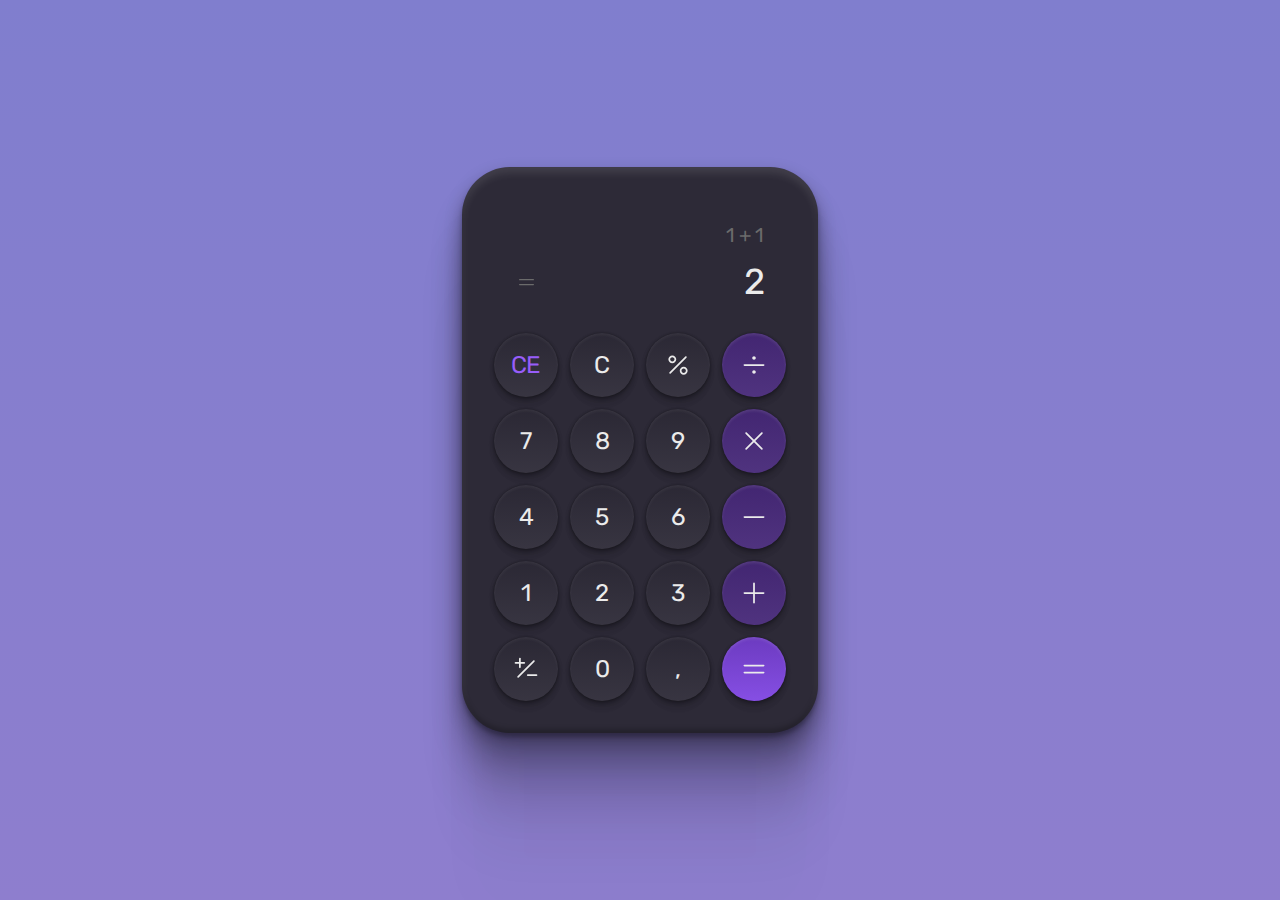
<file: 05 - calculator/index.html>
<!DOCTYPE html>
<html lang="pt-br">
  <head>
    <link rel="preconnect" href="https://fonts.googleapis.com" />
    <link rel="preconnect" href="https://fonts.gstatic.com" crossorigin />
    <link
      href="https://fonts.googleapis.com/css2?family=Rubik&display=swap"
      rel="stylesheet"
    />

    <meta charset="UTF-8" />
    <meta http-equiv="X-UA-Compatible" content="IE=edge" />
    <meta name="viewport" content="width=device-width, initial-scale=1.0" />
    <title>Calculadora</title>
    <link rel="stylesheet" href="style.css" />
  </head>
  <body>
    <div id="calculator">
      <div id="display">
        <div id="last-calc">1 + 1</div>
        <div id="result">
          <img src="./assets/equals.svg" alt="sinal de igual" />
          <span>2</span>
        </div>
      </div>
      <div id="keyboard">
        <button class="secondary">CE</button>
        <button>C</button>
        <button>
          <img src="./assets/percent.svg" alt="Percent" />
        </button>
        <button class="tertiary">
          <img src="./assets/divide.svg" alt="Divide" />
        </button>
        <button>7</button>
        <button>8</button>
        <button>9</button>
        <button class="tertiary">
          <img src="./assets/x.svg" alt="Multiplication" />
        </button>
        <button>4</button>
        <button>5</button>
        <button>6</button>
        <button class="tertiary">
          <img src="./assets/minus.svg" alt="Minus" />
        </button>
        <button>1</button>
        <button>2</button>
        <button>3</button>
        <button class="tertiary">
          <img src="./assets/plus.svg" alt="Plus" />
        </button>
        <button>
          <img src="./assets/plusminus.svg" alt="PlusMinus" />
        </button>
        <button>0</button>
        <button>,</button>
        <button class="quartiary">
            <img src="./assets/result.svg" alt="Equals" />
          </button>
      </div>
    </div>
  </body>
</html>
</file>
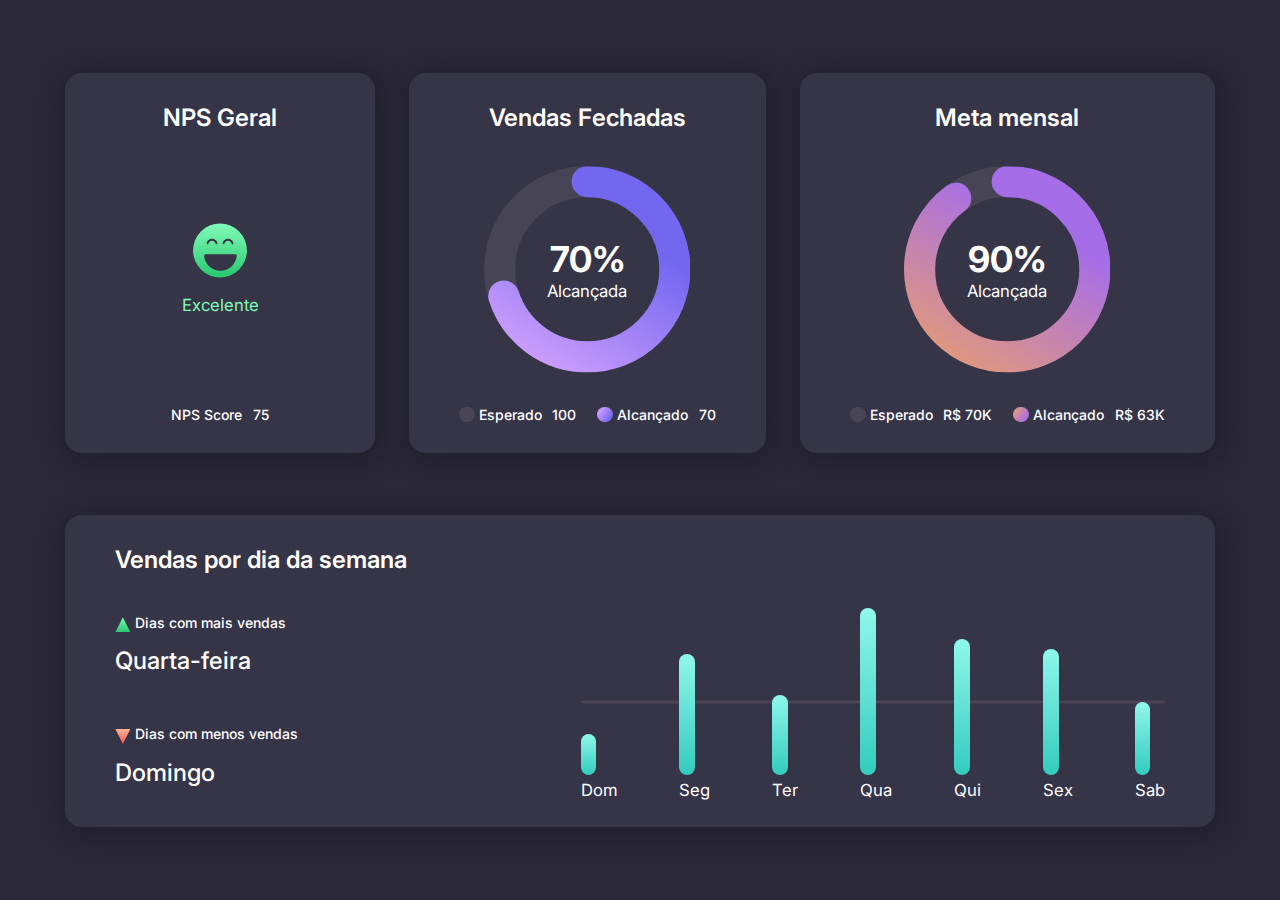
<file: 08 - dashboard/index.html>
<!DOCTYPE html>
<html lang="en">
  <head>
    <link rel="preconnect" href="https://fonts.googleapis.com" />
    <link rel="preconnect" href="https://fonts.gstatic.com" crossorigin />
    <link
      href="https://fonts.googleapis.com/css2?family=Inter:wght@400;500;700&display=swap"
      rel="stylesheet"
    />

    <meta charset="UTF-8" />
    <meta http-equiv="X-UA-Compatible" content="IE=edge" />
    <meta name="viewport" content="width=device-width, initial-scale=1.0" />
    <title>Dashboard</title>
    <link rel="stylesheet" href="./style.css" />
  </head>
  <body>
    <main id="app" class="grid">

      <div class="box nps grid">
        <div class="top text-center">NPS Geral</div>
        <div class="middle grid">
          <img src="./assets/smile.svg" alt="Bolinha verde" />
          Excelente
        </div>
        <div class="bottom">
          <span>NPS Score</span>
          <span>75</span>
        </div>
      </div>

      <div class="box sell grid">
        <div class="top text-center">Vendas Fechadas</div>
        <div class="middle">


          <svg viewBox="0 0 232 232"
          style="--percentage: 70"> <!-- Eixo x e y, largura e altura -->
            <circle 
            cx="50%" cy="50%" 
            r="98.5"
            opacity="0.1"
            stroke="#D9D9D9"            
            />
            <circle 
            cx="50%" cy="50%" 
            r="98.5"
            stroke=url(#paint0_linear_201_85)          
            />
            <defs>
              <linearGradient id="paint0_linear_201_85" x1="-9" y1="82" x2="145" y2="178" gradientUnits="userSpaceOnUse">
              <stop stop-color="#CE9FFC"/>
              <stop offset="1" stop-color="#7367F0"/>
              </linearGradient>
              </defs>
            </svg>

            <div class="content">
              <h3>70%</h3>
              <p>Alcançada</p>
            </div>
          
        </div>
        <div class="bottom">
          <div class="item">
            <span>Esperado</span>
            <span>100</span>
          </div>
          <div class="item">
            <span
              style="--bg-color:linear-gradient(121.94deg, #CE9FFC 15.98%, #7367F0 82.85%);">
              Alcançado</span>
            <span>70</span>
          </div>


        </div>
      </div>

      <div class="box target grid">
        <div class="top text-center">Meta mensal</div>
        <div class="middle">

          <svg viewBox="0 0 232 232"
          style="--percentage: 90"> <!-- Eixo x e y, largura e altura -->
            <circle 
            cx="50%" cy="50%" 
            r="98.5"
            opacity="0.1"
            stroke="#D9D9D9"            
            />
            <circle 
            cx="50%" cy="50%" 
            r="98.5"
            stroke=url(#paint0_linear_201_104)          
            />
            <defs>
              <linearGradient id="paint0_linear_201_104" x1="1.97421e-07" y1="82" x2="154" y2="178" gradientUnits="userSpaceOnUse">
                <stop stop-color="#DF9780"/>
                <stop offset="1" stop-color="#A66DE9"/>
                </linearGradient>
              </defs>
            </svg>
          
            <div class="content">
              <h3>90%</h3>
              <p>Alcançada</p>
            </div>

        </div>
        <div class="bottom">
          <div class="item">
            <span>Esperado</span>
            <span>R$ 70K</span>
          </div>
          <div class="item">
            <span
            style="--bg-color:linear-gradient(121.94deg, #DF9780 15.98%, #A66DE9 82.85%);"
            >Alcançado</span>
            <span>R$ 63K</span>
          </div>

      </div>
    </div>


      <div class="box weekly-sell grid">
        <div class="top">Vendas por dia da semana</div>
      

      <div class="wrapper">
      <div class="left grid">
        <div class="most-sell grid">
           <span>Dias com mais vendas</span>
           Quarta-feira
        </div>

        <div class="less-sell grid">
          <span>Dias com menos vendas</span>
          Domingo

        </div>
      </div>
      <div class="right">
        <div class="bars">

          <div class="bar-wrapper">
            <div class="bar" style="--height: 3.9rem"></div>
            <span>Dom</span>
          </div>
          <div class="bar-wrapper">
            <div class="bar" style="--height: 11.5rem"></div>
            <span>Seg</span>
          </div>
          <div class="bar-wrapper">
            <div class="bar" style="--height: 7.6rem"></div>
            <span>Ter</span>
          </div>
          <div class="bar-wrapper">
            <div class="bar" style="--height: 15.9rem"></div>
            <span>Qua</span>
          </div>
          <div class="bar-wrapper">
            <div class="bar" style="--height: 12.9rem"></div>
            <span>Qui</span>
          </div>
          <div class="bar-wrapper">
            <div class="bar" style="--height: 12rem"></div>
            <span>Sex</span>
          </div>
          <div class="bar-wrapper">
            <div class="bar" style="--height: 6.9rem"></div>
            <span>Sab</span>
          </div>

        </div>

      </div>
    </div>
    </div>
    </main>
  </body>
</html>
</file>
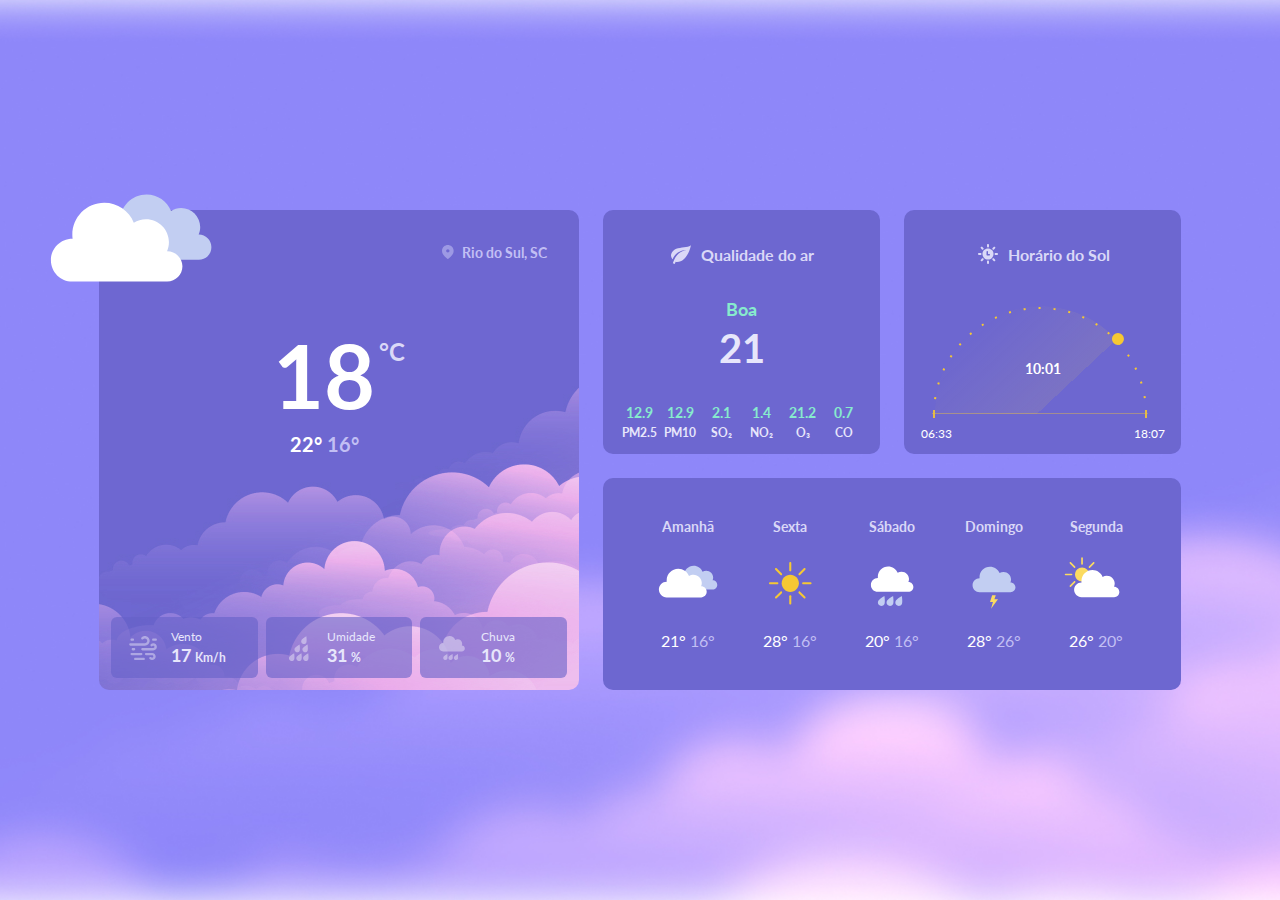
<file: 10 - climate/index.html>
<!DOCTYPE html>
<html lang="en">
  <head>
    <link rel="preconnect" href="https://fonts.googleapis.com" />
    <link rel="preconnect" href="https://fonts.gstatic.com" crossorigin />
    <link
      href="https://fonts.googleapis.com/css2?family=Lato:wght@400;700&display=swap"
      rel="stylesheet"
    />

    <meta charset="UTF-8" />
    <meta http-equiv="X-UA-Compatible" content="IE=edge" />
    <meta name="viewport" content="width=device-width, initial-scale=1.0" />
    <title>Página de clima</title>
    <link rel="stylesheet" href="./style.css" />
  </head>
  <body>
    <main>
      <section class="temperature-now">
        <div class="location">
          <img src="./assets/pin.svg" alt="ponto localização" />
          <strong>Rio do Sul, SC</strong>
        </div>

        <div class="temp">
          <div class="number">
            18
            <div class="maxmin">22° <span>16° </span></div>
          </div>
          <div class="celsius">°C</div>
        </div>
        <div class="statistics">
          <div class="stats">
            <img src="./assets/temp-wind.svg" alt="Ícone de vento" />
            <div class="info">
              <p>Vento</p>
              <h5>17 <span>Km/h</span></h5>
            </div>
          </div>
          <div class="stats">
            <img src="./assets/temp-moisture.svg" alt="Ícone de umidade" />

            <div class="info">
              <p>Umidade</p>
              <h5>31 <span>%</span></h5>
            </div>
          </div>
          <div class="stats">
            <img src="./assets/temp-rain.svg" alt="Ícone de chuva" />

            <div class="info">
              <p>Chuva</p>
              <h5>10 <span>%</span></h5>
            </div>
          </div>
        </div>
      </section>

      <section class="air-quality">
        <h2 class="title">
          <img src="./assets/leaf.svg" alt="Ícone de folha de árvore" />
          Qualidade do ar
        </h2>

        <p class="good">Boa</p>
        <p class="number">21</p>

        <div class="info">
          <div class="number">
            <p>12.9</p>
            <small>PM2.5</small>
          </div>

          <div class="number">
            <p>12.9</p>
            <small>PM10</small>
          </div>

          <div class="number">
            <p>2.1</p>
            <small>SO₂</small>
          </div>

          <div class="number">
            <p>1.4</p>
            <small>NO₂</small>
          </div>

          <div class="number">
            <p>21.2</p>
            <small>O₃</small>
          </div>

          <div class="number">
            <p>0.7</p>
            <small>CO</small>
          </div>
        </div>
      </section>

      <section class="sun-time">
        <h2 class="title">
          <img src="./assets/sun-time.svg" alt="Ícone do sol com relógio" />
          Horário do Sol
        </h2>

        <div class="sun-chart-wrapper">
          <div class="sun-chart">
            <div class="chart">
              <img src="./assets/sun-chart.svg" alt="Imagem do gráfico" />
            </div>
            <time class="now">10:01</time>
          </div>
        </div>
        <div class="time">
          <time class="sunrise">06:33</time>
          <time class="sunset">18:07</time>
        </div>
      </section>

      <section class="week-weather">

        <div class="day">
          <h4 class="title">Amanhã</h4>
          <img src="./assets/weather-clouds.svg" alt="" />
          <p class="maxmin">21° <span>16°</span></p>
        </div>

        <div class="day">
          <h4 class="title">Sexta</h4>
          <img src="./assets/weather-sun.svg" alt="" />
          <p class="maxmin">28° <span>16°</span></p>
        </div>

        <div class="day">
          <h4 class="title">Sábado</h4>
          <img src="./assets/weather-rain.svg" alt="" />
          <p class="maxmin">20° <span>16°</span></p>
        </div>

        <div class="day">
          <h4 class="title">Domingo</h4>
          <img src="./assets/weather-storm.svg" alt="" />
          <p class="maxmin">28° <span>26°</span></p>
        </div>

        <div class="day">
          <h4 class="title">Segunda</h4>
          <img src="./assets/weather-cloudy.svg" alt="" />
          <p class="maxmin">26° <span>20°</span></p>
        </div>
      </section>
    </main>
  </body>
</html>
</file>
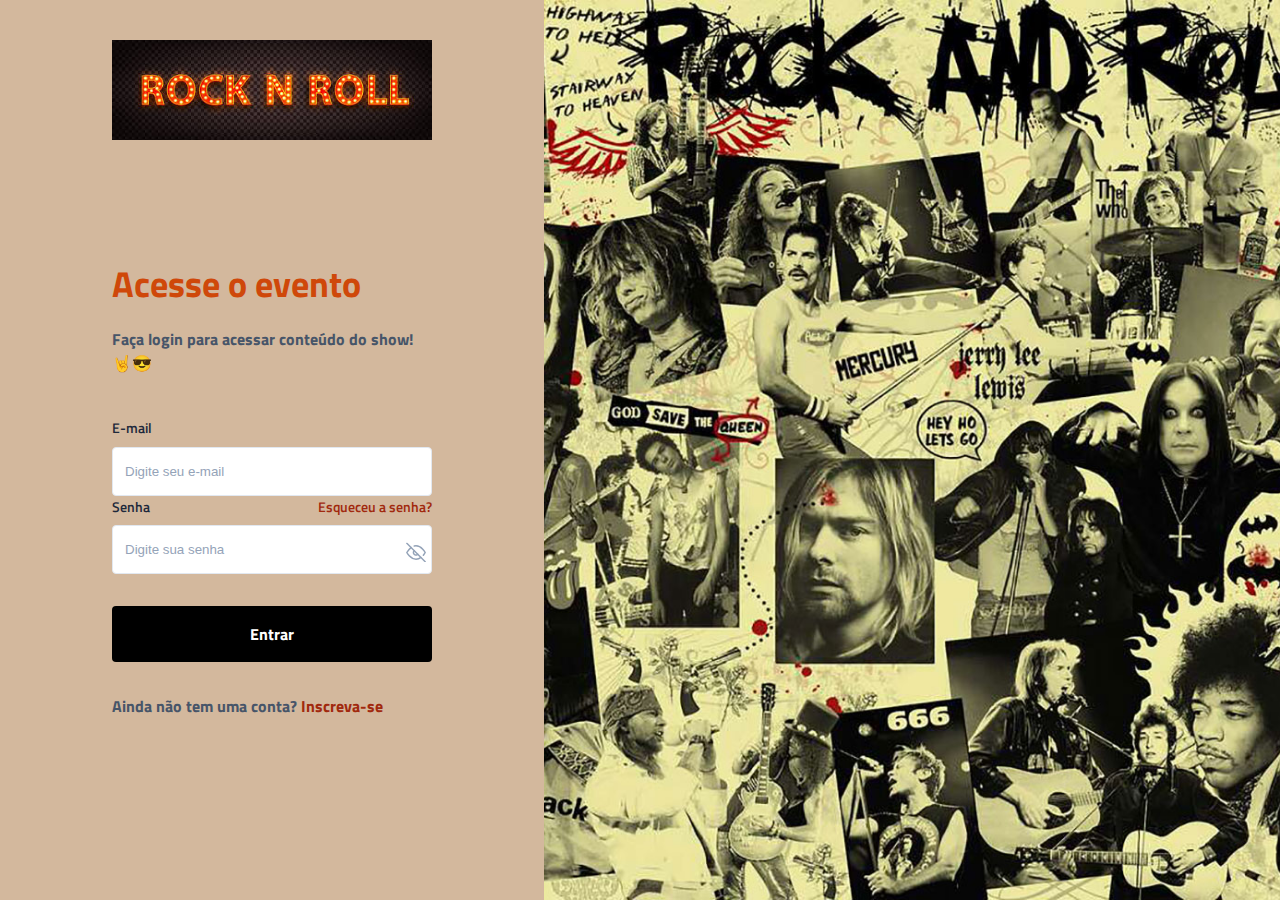
<file: 11 - login/index.html>
<!DOCTYPE html>
<html lang="en">
  <head>
    <link rel="preconnect" href="https://fonts.googleapis.com" />
    <link rel="preconnect" href="https://fonts.gstatic.com" crossorigin />
    <link
      href="https://fonts.googleapis.com/css2?family=Titillium+Web:wght@400;600;700&display=swap"
      rel="stylesheet"
    />

    <meta charset="UTF-8" />
    <meta http-equiv="X-UA-Compatible" content="IE=edge" />
    <meta name="viewport" content="width=device-width, initial-scale=1.0" />
    <title>Tela de acesso</title>
    <link rel="stylesheet" href="./style.css" />
  </head>

  <body>
    <div id="page" class="flex">
      <!-- Classe utilitaria -->

      <div>
        <header>
          <img src="./assets/logo.jpg" alt="" />
        </header>

        <main>
          <div class="headline">
            <h1>Acesse o evento</h1>
            <p>Faça login para acessar conteúdo do show! 🤘😎</p>
          </div>

          <form>
            <div class="input-wrapepr">
              <label for="">E-mail</label>
              <input
                id="email"
                type="email"
                name="email"
                required
                placeholder="Digite seu e-mail"
              />
            </div>

            <div class="input-wrapper">
              <div class="label-wrapper flex">
                <label for="">Senha</label>
                <a href="a">Esqueceu a senha?</a>
              </div>
              <input
                type="password"
                id="senha"
                placeholder="Digite sua senha"
              />
              <!-- id serve para quando clicar no id e ir para o campo da senha -->

              <img
                onclick="togglePassword()"
                class="eye hide"
                src="./assets/eye.svg"
                alt=""
              />
              <img
                onclick="togglePassword()"
                class="eye"
                src="./assets/eye-off.svg"
                alt=""
              />
            </div>

            <button type="submit">Entrar</button>

            <div class="create-account">
              Ainda não tem uma conta?
              <a href="">Inscreva-se</a>
            </div>
          </form>
        </main>
      </div>

      <img src="./assets/img.jpg" alt="Figura lateral da página" />
    </div>

    <script>
      function togglePassword() {
        document
          .querySelectorAll(
            ".eye"
          ) /* procura no documento onde tiver a palavra eye */
          .forEach((eye) =>
            eye.classList.toggle("hide")
          ); /* função toggle executa se tiver o hide na classe eye retira senão coloca */

        const type =
          senha.getAttribute("type") == "password" ? "text" : "password";
        senha.setAttribute("type", type);
      }
      /* senha.getAttribute do tipo type é igual password? se sim recebe text
: se não for então o password será colocado no na várial type*/
    </script>
  </body>
</html>
</file>
<file: 05 - calculator/style.css>
* {
    margin: 0;
    padding: 0;
    box-sizing: border-box;
    -webkit-font-smoothing: antialiased;
    -moz-osx-font-smoothing: grayscale;
  }
  
  body {
    height: 100vh;
    width: 100vw;
    background: linear-gradient(180deg, #807ece 0%, #8e7ece 100%);
  
    display: grid;
    place-content: center;
  }
  
  body * {
    font-family: "Rubik";
    letter-spacing: -0.02em;
  }
  
  #calculator {
    background: #2d2a37;
  
    box-shadow: 0px 4px 4px rgba(0, 0, 0, 0.25),
      0px 188px 52px rgba(0, 0, 0, 0.01), 0px 120px 48px rgba(0, 0, 0, 0.04),
      0px 68px 41px rgba(0, 0, 0, 0.15), 0px 30px 30px rgba(0, 0, 0, 0.26),
      0px 8px 17px rgba(0, 0, 0, 0.29), inset 0px 6px 8px rgba(255, 255, 255, 0.1),
      inset 0px -4px 5px rgba(0, 0, 0, 0.22);
  
    border-radius: 48px;
  }
  
  #display {
    margin-top: 54px;
    padding-inline: 54px;
  }
  
  #last-calc {
    text-align: right;
    font-size: 20px;
    line-height: 140%;
    color: #6b6b6b;
  }
  
  #result {
    margin-top: 8px;
    display: flex;
    justify-content: space-between;
  }
  
  #result span {
    font-size: 36px;
    line-height: 140%;
    color: #ebebeb;
  }
  
  #keyboard {
    padding: 26px 32px 32px;
  
    display: grid;
    grid-template-columns: repeat(4, 1fr);
    gap: 12px;
  }
  
  button {
    border: 0;
    width: 64px;
    height: 64px;
  
    background: linear-gradient(
        180deg,
        rgba(0, 0, 0, 0.05) 0%,
        rgba(255, 255, 255, 0.05) 100%
      ),
      #2d2a37;
  
    box-shadow: 0px 11px 7px rgba(0, 0, 0, 0.01), 0px 7px 7px rgba(0, 0, 0, 0.04),
      0px 4px 6px rgba(0, 0, 0, 0.1), 0px 2px 4px rgba(0, 0, 0, 0.26),
      0px 0px 2px rgba(0, 0, 0, 0.29), inset 0px 2px 3px rgba(255, 255, 255, 0.06);
  
    border-radius: 999px;
  
    font-size: 24px;
    line-height: 28px;
    color: #ebebeb;
  
    display: flex;
    align-items: center;
    justify-content: center;
  }
  
  .secondary {
    color: #975dfa;
  }
  
  .tertiary {
    background: linear-gradient(
        180deg,
        rgba(0, 0, 0, 0.05) 0.01%,
        rgba(255, 255, 255, 0.05) 100%
      ),
      #462878;
    box-shadow: 0px 11px 7px rgba(0, 0, 0, 0.01), 0px 7px 7px rgba(0, 0, 0, 0.04),
      0px 4px 6px rgba(0, 0, 0, 0.1), 0px 2px 4px rgba(0, 0, 0, 0.26),
      0px 0px 2px rgba(0, 0, 0, 0.29), inset 0px 2px 3px rgba(255, 255, 255, 0.1);
  }
  
  .quartiary {
    background: linear-gradient(180deg, rgba(0, 0, 0, 0.15) 0%, rgba(255, 255, 255, 0.05) 100%), #7F45E2;
  box-shadow: 0px 11px 7px rgba(0, 0, 0, 0.01), 0px 7px 7px rgba(0, 0, 0, 0.04), 0px 4px 6px rgba(0, 0, 0, 0.1), 0px 2px 4px rgba(0, 0, 0, 0.26), 0px 0px 2px rgba(0, 0, 0, 0.29), inset 0px 2px 3px rgba(255, 255, 255, 0.1);
  }
</file>
<file: 08 - dashboard/style.css>
* {
  margin: 0;
  padding: 0;
  box-sizing: border-box;
  -webkit-font-smoothing: antialiased;
  -moz-osx-font-smoothing: grayscale;
}

:root {
  font-size: 65.5%; /* 1 rem equivale a 10 px */
}

body {
  font-size: 1.6rem; /* 16 px */
  font-family: "Inter";
  background-color: #292738;
}

.grid {
  display: grid;
}


.text-center {
  text-align: center;
}

.box {
  padding: 2.9rem 4.8rem;

  background: #363447;
  box-shadow: 0.3rem 0.4rem 2.6rem rgba(0, 0, 0, 0.25);
  border-radius: 1.6rem;
  color: white;

  gap: 3.2rem;
}

#app {
 /*  grid-template-columns: 29.6rem max-content max-content;
  grid-template-rows: max-content; */
  column-gap: 3.2rem;
  row-gap: 5.9rem;
 

  width: fit-content;
  height: fit-content;
  min-height: 100vh;

  margin: auto;  

  padding: 3.2rem;
  place-content: center;
}

.box:nth-child(4) {
  /* grid-column: 1/4; */
}

.top {
  font-weight: 600;
  font-size: 24px;
 }

.middle {
  display: grid;
  place-content: center;
  position: relative;
}

.middle .content {
  position: absolute;
  top: 50%;
  left: 50%;
  transform: translate(-50%,-50%);
  text-align: center;
}

.content h3 {
  font-size: 3.4rem;
}


.bottom {
  display: flex;
  gap: 2rem;
  justify-content: center;
  margin-top: auto;
  font-weight: 500;
  font-size: 14px;
 }

 .bottom .item {
  display: flex;
  gap: 1rem;
  align-items: center;
 }

 .bottom .item span:nth-child(1) {
  display: flex;
  align-items: center;
  gap: 0.4rem;
 }

 .bottom .item span {
  --bg-color: #4a4556;
 }

.bottom .item span:nth-child(1)::before {
  content: "";
  width: 1.5rem;
  height: 1.5rem;
  display: block;
  background: var(--bg-color);
  border-radius: 999px

}

.nps {
     gap: 3.2rem;
}

.nps .middle {
  height: 19.7rem;
  place-content: center;
  justify-items: center;
  gap: 1.6rem;
  color: #81fbb8;
}

.nps .bottom {
     gap: 1rem;
}


svg {
  --percentage: 0;
  width: 19.7rem;
  height: 19.7rem;
  transform: rotate(-90deg);
}

svg circle {
  stroke-dasharray: 618;
  stroke-dashoffset: 618;
  stroke-width: 35;
  fill: none;
  }

  svg circle:nth-child(1) {
    stroke-dashoffset: 0;
  }

  svg circle:nth-child(2) {
    stroke-dashoffset: calc(618 - (618 * var(--percentage) /100));
    stroke-linecap: round; /* Não é funcional pois confunde ao passar de 95% */


    animation: progress 1s ease-in-out backwards;

  }


  @keyframes progress {
    0% {
      stroke-dasharray: 618;
      stroke-dashoffset: 618;
    }
  }
 

  .weekly-sell {
    gap: 3.2rem;
  }

  .weekly-sell .wrapper {
    display: flex;
    flex-direction: column;
    gap: 3.2rem ;
  }

  .weekly-sell .left {
    gap: 3.2rem;
    grid-auto-flow: column;
  }

  .weekly-sell .left,
  .weekly-sell .right {
    flex: 1;
  }

  .left .grid {
    gap: .8rem;
    font-weight: 500;
    font-size: 24px;
  }

  .left .grid span {
    font-size: 14px;
    align-items: center;
    display: flex;
    gap: .4rem
    ;
  }

  .left .grid span::before {
    content: "";
    width: 15px;
    height: 15px;
    background: linear-gradient(180deg, #81FBB8 0%, #28C76F 100%);
    display: block;
    clip-path: polygon(50% 0%, 0% 100%, 100% 100%);
     }

  .left .most-sell span::before {
    background: linear-gradient(180deg, #81FBB8 0%, #28C76F 100%);
    margin-top: 0.4rem;
  }

  .left .less-sell span::before {
    background: linear-gradient(180deg, #EA5455 0%, #FEB692 100%);
    transform: matrix(1, 0, 0, -1, 0, 0);
    margin-top: 0.6rem;
  }

 .bars {
  display: flex;
  gap: calc(3vw + 1rem);
  align-items: flex-end;
  position: relative;

 }

 .bars::before {
  content: "";
  display: block;
  height: .3rem;
  width: 100%;
  background: #4A4556;
  border-radius: 999px;
  position: absolute;
  top: 50%;
  transform: translateY(-50%);
  z-index: 0;
 }

 .bar-wrapper {
  display: grid;
  grid-template-rows: 15.9rem 1.6rem;
  justify-content: center;
  gap: .5rem;
  z-index: 1;
 }

 .bar {
  width: 1.5rem;
  background: linear-gradient(180deg, #90F7EC 0%, #32CCBC 100%);
  border-radius: 999px;

  height: var(--height);
  align-self: end;
  animation: up 1.4s;
 }

 @keyframes up {
  0% {
    height: 0;
  }
 }

 @media (min-width: 1200px) {
  #app {
     grid-template-columns: 29.6rem max-content max-content;
     grid-template-rows: max-content;
        }
   
   .box:nth-child(4) {
     grid-column: 1/4;
   }

   .weekly-sell .wrapper {
    flex-direction: row;
  }

  .weekly-sell .left {
    grid-auto-flow: initial;
  }

  .bars {
    gap: 5.9rem;
  }

 }
</file>
<file: 10 - climate/style.css>
* {
  margin: 0;
  padding: 0;
  box-sizing: border-box;
  -webkit-font-smoothing: antialiased;
  -moz-osx-font-smoothing: grayscale;
}

:root {
  font-size: 62.5%;
  font-family: "Lato", sans-serif;
}

body {
  font-size: 1.6rem;
}

main {
  background: url(./assets/bg.jpg) no-repeat center/cover;
  min-height: 100vh;

  display: grid;
  place-content: center;

  padding: 6.4rem;
  gap: 2.4rem;
}

section {
  background: #6d67d0;
  backdrop-filter: blur(1rem);
  border-radius: 1rem;
}

.temperature-now {
  background: url(./assets/bg-temp-now.jpg);
  
  position: relative;

  display: grid; /* pegar tudo que tem dentro do temperature-now e coloca em linha */
  grid-template-rows: max-content 1fr max-content;
}

.temperature-now::before {
  content: "";
  width: 17.6rem;
  height: 17.6rem;
  background: url(./assets/clouds.svg) no-repeat;

  position: absolute;
  top: -5.6rem;
  left: -5.6rem;
}

.location {
  justify-self: end;
  padding: 3.2rem 3.2rem 0;
  display: flex;
  align-items: center; /* Disponível assim que aplica o flex */
  gap: 0.4rem;
}

.location strong {
  font-size: 1.4rem;
  color: #c2bff4;
}

.temp {
  margin: 6rem;

  font-weight: 700;

  display: flex;
  justify-content: center;
  gap: 0.4rem;
}

.temp .number {
  text-align: center;
  font-size: 8.8rem;
  color: white;

  display: flex;
  flex-direction: column;
  gap: 0.4rem;
}

.temp .number .maxmin {
  font-size: 2rem;
}

.temp .number .maxmin span {
  color: #c2bff4;
}

.celsius {
  font-size: 2.4rem;
  color: #dad8f7;

  margin-top: 1.5rem;
}

.statistics {
  padding: 1.2rem;

  display: flex;
  gap: 0.8rem;
}

.stats {
  flex: 1;

  padding: 1.2rem 1.6rem;
  background: rgba(102, 96, 200, 0.6);
  border-radius: 0.6rem;

  display: flex;
  align-items: center;
  gap: 1.2rem;
}

.stats .info {
  color: #E7E6FB;
}

.stats .info h5 span,
.stats .info p {
  font-size: 1.2rem;
}

.stats .info h5 {
  font-size: 1.8rem;

  display: flex;
  align-items: baseline;
  gap: 0.4rem;
}

.air-quality {
  font-weight: 700;

  text-align: center;
  display: grid;
}

h2.title {
  font-size: 1.6rem;
  color: #DAD8F7;

  display: flex;
  align-items: center;
  justify-content: center;
  gap: 0.8rem; /* gap é liberado no display flex ou grid */

  margin-top: 3.2rem;
}


.air-quality .good {
  margin-top: 3.2rem;

  font-size: 1.8rem;
  color: #87ebcd;
}

.air-quality > .number {
  margin-top: 0.4rem;
  font-size: 4rem;

  color: #E7E6FB;
}

.air-quality .info {
  display: flex;
  align-items: center;

  margin-top: 3.2rem;
  padding: 0 1.6rem 1.6rem;
}

.air-quality .info .number {
  flex: 1;
}

.air-quality .info p {
  color: #87EBCD;
  font-size: 1.4rem;
}

.air-quality .info small {
  font-size: 1.2rem;
  color: #E7E6FB;
}


/* sun time */


.sun-chart-wrapper {
  margin-top: 4rem;
  height: 11rem;

}

.sun-chart {
  --pos-x: 75;
  margin: auto;
  width: 21.6rem;
  height: 21.6rem;
  
  position: relative;
}

.sun-chart::before {
  content: "";
  width: 1.2rem;
  height: 1.2rem;
  position: absolute;
  background: #F6C833;
  border-radius: 50%;

  top: 50%;
  left: 50%;
  margin: -0.6rem;

  transform: rotate(calc(1deg * (((100 - var(--pos-x))/ -100) * 180))) translate(10.6rem);
}

.chart {
  width: 21.6rem;
  height: 10.8rem;
  overflow: hidden;
}

.chart::before {
  content: "";
  width: 21rem;
  height: 21rem;

  display: block;

  border-radius: 50%;

  background: linear-gradient(180deg, rgba(251, 219, 96, 0.2) 0%, rgba(251, 219, 96, 0) 101.89%);

  --mask: linear-gradient(0deg, white 50%, transparent 0%);
  mask: var(--mask);
  -webkit-mask: var(--mask);

  /* mask espera uma imagem - linear-gradient traz uma imagem */

  rotate: calc(1.825deg * var(--pos-x));
}


.chart img {
  position: absolute;
  top: 0;
  left: -1%;
}

time.now {
  position: absolute;

  top: 25%;
  left: 50%;
  transform: translate(-50%);

  color: white;
  font-size: 1.4rem;
  font-weight: 700;
}

.time {
  font-size: 1.2rem;
  color: white;

  display: flex;
  align-items: center;
  justify-content: space-between;

  margin: 1rem auto 0; /* cima lateral baixo */
  padding: 0 1.6rem 1.6rem; /* cima lateral baixo */
  max-width: 27.6rem;
}

/* Week Weather */

.week-weather {
  padding: 4rem;

  display: flex;
  gap: 1.2rem;
}

.day {
  flex: 1;

  display: grid;
  justify-items: center;
  gap: 1.6rem;
}

h4.title {
  font-size: 1.4rem;
  color: #dad8f7;
}

.day .maxmin {
  font-size: 700;
  color: white;
  font-size: 1.6rem;
}

.day .maxmin span {
  color: #c2bff4;
}

@media (min-width: 1200px) {
  main {
    grid-template-columns: 48rem 27.7rem 27.7rem;
    grid-template-rows: 24.4rem 21.2rem;
  }

  .temperature-now {
    grid-row: 1/3;
  }

  .week-weather {
    grid-column: 2/4;
  }
}
</file>
<file: 11 - login/style.css>
* {
  margin: 0;
  padding: 0;
  box-sizing: border-box;
  -webkit-font-smoothing: antialiased;
  -moz-osx-font-smoothing: grayscale;
}

:root {
  font-size: 62.5%;
  font-family: "Titillium Web", sans-serif;
}

body {
  font-size: 1.6rem;
    }

button {
  all: unset; /* Tira todas as propriedades de botão */
  box-sizing: border-box; /* traz novamente a propriedade que estava no * */
}

a {
  text-decoration: none;
  color: #a1290e;;
  font-weight: 700;
}

a:hover {
  text-decoration: underline;
}

#page {
  height: 100vh;
  background-color: #d3b89d;
   }

.flex {
  display: flex; /* Classe utilitaria vai ter apenas uma propriedade e pode ser usada mais vezes */
    }

#page > * {
  width: 70%;
  font-weight: 700;
   }


img {
  width: 100%; /* garantir que a imagem fique 100% */
  object-fit: cover; /* cobrir tudo que existe na página, aumentar ou diminuir a página vai se encaixar */
}


header img {
  height: 10rem;
  width: 32rem;
  }

#page > div {
  padding: 4rem 11.2rem; /* 4rem em cima e embaixo e 11.2 nas laterais */
  }

main {
  margin-top: 11rem;  /* Vai colocar a distancia dessa caixa para o logo  */
  max-width: 38.4rem;
  }

.headline {
  max-width: 35rem;
}

h1 {
  font-size: 3.6rem;
  line-height: 5.5rem;
  color: #cf480a;
}

h1 + p {
  margin-top: 1.6rem;
  color: #475569;
}

form {
  margin-top: 4rem;
  }

.input-wrapper {
  position: relative;
}

.input-wrapper + .input-wrapper {
  /* pega a div input-wrapper posterior a input-wrapper*/
  margin-top: 1.6rem;
}

input::placeholder {
   color: #94a3b8;
}

input {
  width: 100%;

  background: #ffffff;

  border: 0.1rem solid #e2e8f0;
  border-radius: 0.4rem;

  padding: 1.6rem 1.2rem; /* preenchimento interno */

  margin-top: 0.8rem;
}

input.focus,
input:hover {
  border: 1px solid #b12708;;
  outline: 0;
}

input:disabled {
  opacity: 0,35;
}

label {
  font-weight: 600;
  font-size: 1.4rem;
  line-height: 2.1rem;
  color: #1e293b;
}

.label-wrapper {
  justify-content: space-between;
}

.label-wrapper label + a {
  /* a está do lado do label */
  font-weight: 600;
  font-size: 14px;
  line-height: 21px;
}

::-ms-reveal {
  /* em alguns navegadores como edge o olho aparece automaticamente, por isso vamos tirar com o ::ms-reveal */
  display: none;
}

.eye {
  width: 2rem;
  height: 2rem;

  position: absolute;
  top: 59%;
  right: 2%;
}

.hide {
  display: none;
}
form button {
  background: black;
  border-radius: 0.4rem;
  display: flex;
  justify-content: center;
  align-items: center;
  padding: 1.6rem 2.4rem;

  width: 100%;
  font-weight: bold;
  color: white;

  margin-block: 3.2rem; /* adciona a margin em cima e embaixo */
}

form button:focus {
  outline: 0.2rem solid black;
  border-radius: 0.4rem;
}

form button:hover {
  background: #5c1100;
}

.create-account {
  color: #475569;
}



@media (max-width: 900px) {
  #page {
     width: 100%;
       }

    #page > img {
     display: none;
  } 

  #page > div {
    padding: 11rem;
  }

  main {
    max-width: 100%;
  }
}

@media (max-width: 600px) {
  #page > div {
    padding: 4rem;
  }
}
</file>
